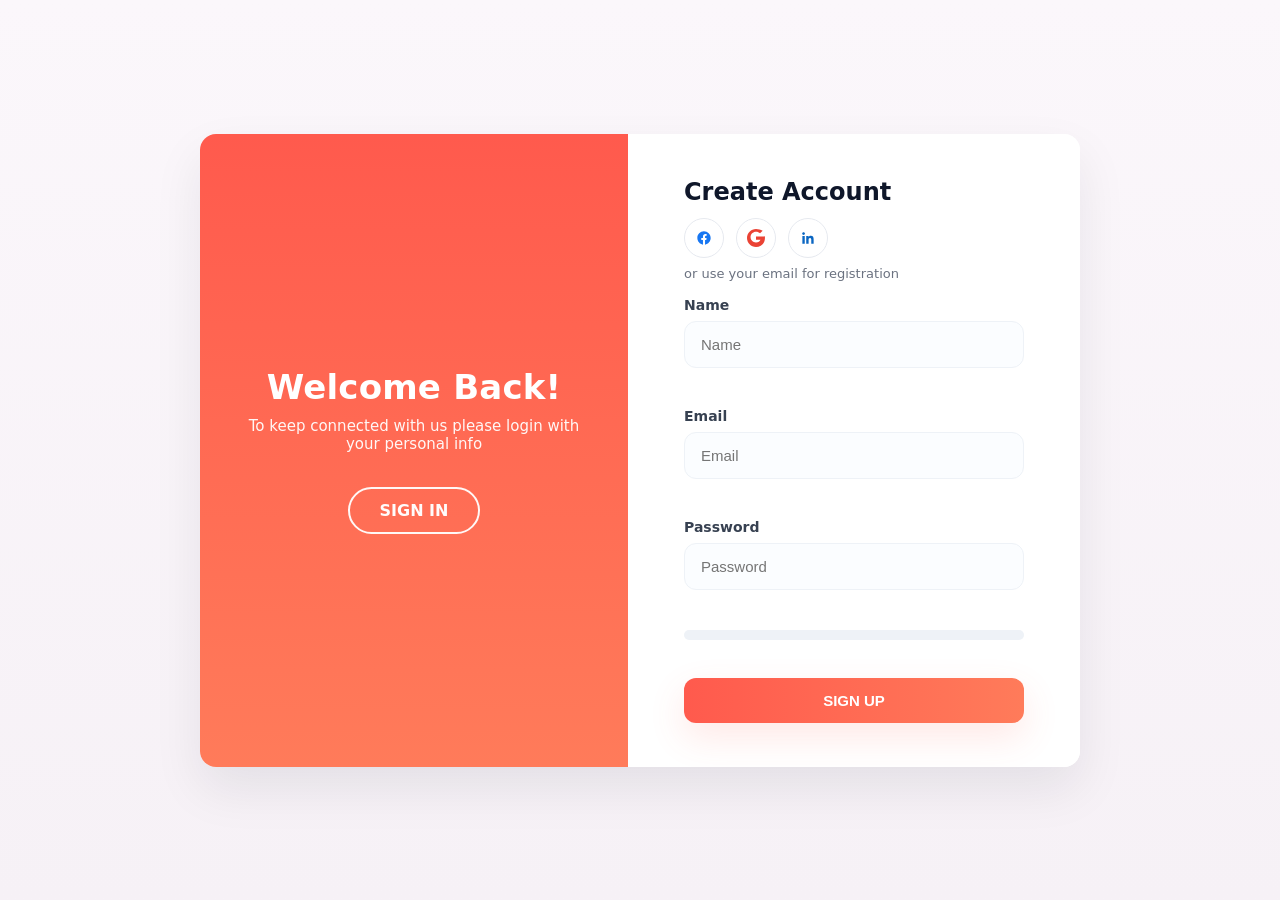
<file: public/index.html>
<!DOCTYPE html>
<html lang="en">
<head>
  <meta charset="utf-8" />
  <meta name="viewport" content="width=device-width,initial-scale=1" />
  <title>Welcome — Sign Up / Log In</title>
  <link href="styles/login.css" rel="stylesheet" />
</head>
<body>
  <div class="container">
    <div class="card-split">
      <div class="left-panel">
        <div class="left-inner">
          <h2>Welcome Back!</h2>
          <p class="left-sub">To keep connected with us please login with your personal info</p>

          <!-- SIGN IN should lead to the dedicated login page -->
          <a class="outline-btn" href="login.html">SIGN IN</a>
        </div>
      </div>

      <div class="right-panel">
        <div class="right-inner">
          <h1>Create Account</h1>
          <div class="social-row" aria-hidden="false">
            <button class="social" aria-label="Continue with Facebook">
              <!-- Facebook SVG -->
              <svg width="16" height="16" viewBox="0 0 24 24" fill="none" aria-hidden="true" xmlns="http://www.w3.org/2000/svg">
                <path d="M22 12.07C22 6.48 17.52 2 11.93 2C6.34 2 2 6.48 2 12.07C2 17.1 5.66 21.17 10.44 21.95V14.89H7.9V12.07H10.44V9.85C10.44 7.35 11.93 6.01 14.1 6.01C15.02 6.01 16 6.19 16 6.19V8.66H15C14.02 8.66 13.56 9.32 13.56 10.02V12.07H15.87L15.44 14.89H13.56V21.95C18.34 21.17 22 17.1 22 12.07Z" fill="#1877F2"/>
              </svg>
            </button>

            <button class="social" aria-label="Continue with Google">
              <!-- Google G SVG -->
              <svg width="18" height="18" viewBox="0 0 48 48" fill="none" aria-hidden="true" xmlns="http://www.w3.org/2000/svg">
                <path d="M44.5 20H24v8.5h11.9C34.7 32.1 30 36 24 36 15.8 36 9.5 29.7 9.5 21.5S15.8 7 24 7c4.3 0 8 1.6 10.9 4.2l6.8-6.8C36.4 1.9 30.6 0 24 0 10.7 0 0 10.7 0 24s10.7 24 24 24c13.2 0 23.9-9.6 23.9-24 0-1.6-.2-3.1-.4-4.5z" fill="#EA4335"/>
              </svg>
            </button>

            <button class="social" aria-label="Continue with LinkedIn">
              <!-- LinkedIn SVG -->
              <svg width="16" height="16" viewBox="0 0 24 24" fill="none" aria-hidden="true" xmlns="http://www.w3.org/2000/svg">
                <path d="M20.447 20.452h-3.554v-5.569c0-1.328-.025-3.036-1.849-3.036-1.852 0-2.135 1.446-2.135 2.941v5.664H9.356V9h3.414v1.561h.049c.477-.9 1.637-1.849 3.369-1.849 3.602 0 4.268 2.37 4.268 5.451v6.289zM5.337 7.433c-1.144 0-2.069-.927-2.069-2.07 0-1.143.925-2.07 2.069-2.07 1.143 0 2.07.927 2.07 2.07 0 1.143-.927 2.07-2.07 2.07zM7.119 20.452H3.552V9h3.567v11.452z" fill="#0A66C2"/>
              </svg>
            </button>
          </div>

          <p class="lead small">or use your email for registration</p>

          <form id="signupForm" novalidate>
            <div class="field">
              <label for="name">Name</label>
              <input id="name" class="input" type="text" placeholder="Name" />
              <small id="nameError"></small>
            </div>

            <div class="field">
              <label for="email">Email</label>
              <input id="email" class="input" type="email" placeholder="Email" />
              <small id="emailError"></small>
            </div>

            <div class="field password-box">
              <label for="password">Password</label>
              <input id="password" class="input" type="password" placeholder="Password" />
              <i id="togglePassword" class="ph ph-eye" aria-hidden="true"></i>
              <small id="passwordError"></small>
            </div>

            <div class="strength-meter">
              <div class="strength-bar"><span id="strengthBar"></span></div>
              <div class="strength-text" id="strengthText" aria-live="polite"></div>
            </div>

            <button class="primary" type="submit">SIGN UP</button>
          </form>
        </div>
      </div>
    </div>
  </div>

  <script src="scripts/signup.js"></script>
</body>
</html>
</file>
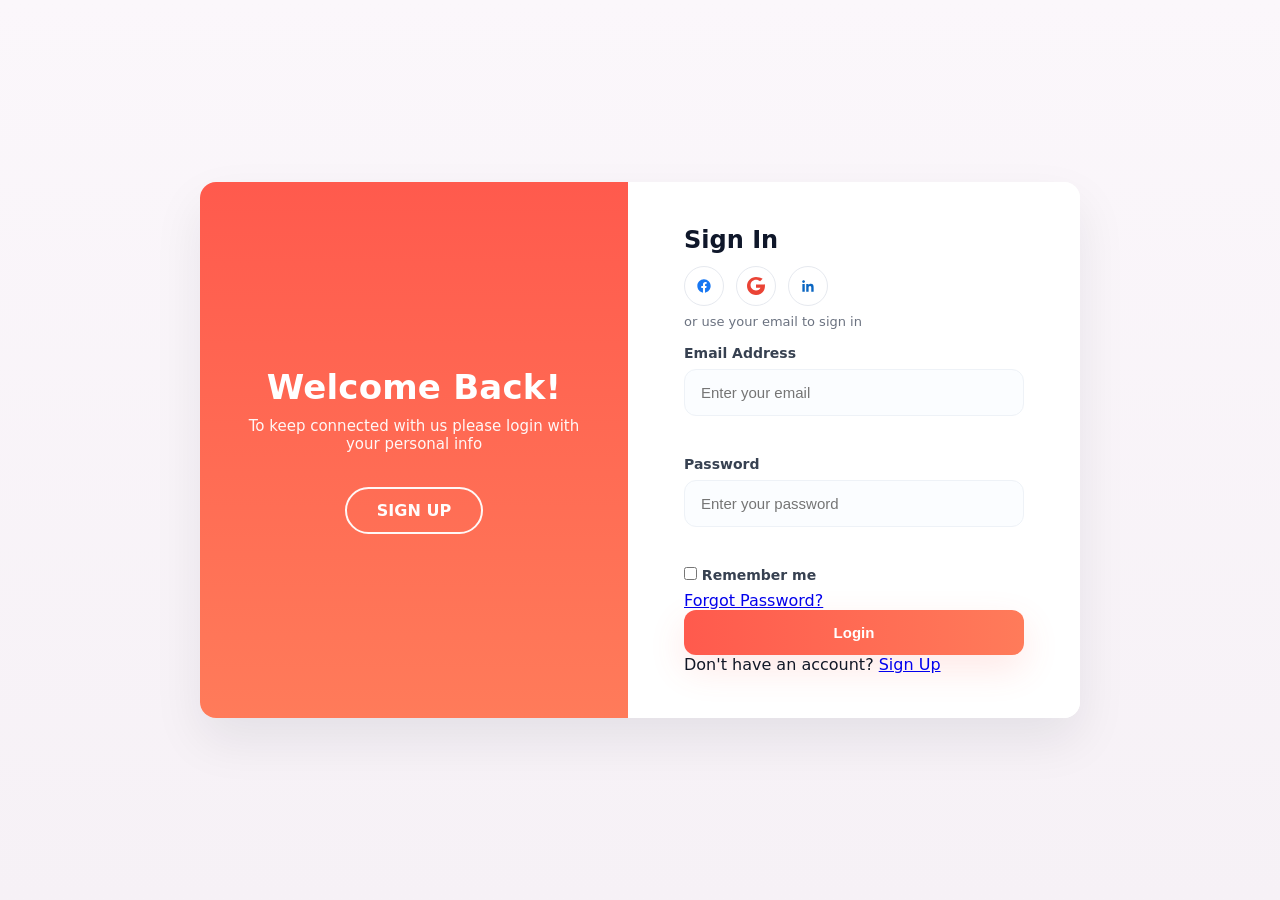
<file: public/login.html>
<!DOCTYPE html>
<html lang="en">
<head>
    <meta charset="UTF-8">
    <meta name="viewport" content="width=device-width, initial-scale=1.0">
    <title>Login</title>
    <link rel="stylesheet" href="styles/login.css">
</head>
<body>
  <div class="container">
    <div class="card-split">
      <div class="left-panel">
        <div class="left-inner">
          <h2>Welcome Back!</h2>
          <p class="left-sub">To keep connected with us please login with your personal info</p>
          <a class="outline-btn" href="signup.html">SIGN UP</a>
        </div>
      </div>

      <div class="right-panel">
        <div class="right-inner">
          <h1>Sign In</h1>

          <div class="social-row" aria-hidden="false">
            <button class="social" aria-label="Continue with Facebook">
              <svg width="16" height="16" viewBox="0 0 24 24" fill="none" aria-hidden="true" xmlns="http://www.w3.org/2000/svg">
                <path d="M22 12.07C22 6.48 17.52 2 11.93 2C6.34 2 2 6.48 2 12.07C2 17.1 5.66 21.17 10.44 21.95V14.89H7.9V12.07H10.44V9.85C10.44 7.35 11.93 6.01 14.1 6.01C15.02 6.01 16 6.19 16 6.19V8.66H15C14.02 8.66 13.56 9.32 13.56 10.02V12.07H15.87L15.44 14.89H13.56V21.95C18.34 21.17 22 17.1 22 12.07Z" fill="#1877F2"/>
              </svg>
            </button>

            <button class="social" aria-label="Continue with Google">
              <svg width="18" height="18" viewBox="0 0 48 48" fill="none" aria-hidden="true" xmlns="http://www.w3.org/2000/svg">
                <path d="M44.5 20H24v8.5h11.9C34.7 32.1 30 36 24 36 15.8 36 9.5 29.7 9.5 21.5S15.8 7 24 7c4.3 0 8 1.6 10.9 4.2l6.8-6.8C36.4 1.9 30.6 0 24 0 10.7 0 0 10.7 0 24s10.7 24 24 24c13.2 0 23.9-9.6 23.9-24 0-1.6-.2-3.1-.4-4.5z" fill="#EA4335"/>
              </svg>
            </button>

            <button class="social" aria-label="Continue with LinkedIn">
              <svg width="16" height="16" viewBox="0 0 24 24" fill="none" aria-hidden="true" xmlns="http://www.w3.org/2000/svg">
                <path d="M20.447 20.452h-3.554v-5.569c0-1.328-.025-3.036-1.849-3.036-1.852 0-2.135 1.446-2.135 2.941v5.664H9.356V9h3.414v1.561h.049c.477-.9 1.637-1.849 3.369-1.849 3.602 0 4.268 2.37 4.268 5.451v6.289zM5.337 7.433c-1.144 0-2.069-.927-2.069-2.07 0-1.143.925-2.07 2.069-2.07 1.143 0 2.07.927 2.07 2.07 0 1.143-.927 2.07-2.07 2.07zM7.119 20.452H3.552V9h3.567v11.452z" fill="#0A66C2"/>
              </svg>
            </button>
          </div>

          <p class="lead small">or use your email to sign in</p>

          <form id="loginForm" novalidate>
            <div class="field">
              <label for="email">Email Address</label>
              <input type="email" id="email" class="input" placeholder="Enter your email">
              <small id="emailError"></small>
            </div>

            <div class="field password-box">
              <label for="password">Password</label>
              <input type="password" id="password" class="input" placeholder="Enter your password">
              <i class="ph ph-eye" id="togglePassword" aria-hidden="true"></i>
              <small id="passwordError"></small>
            </div>

            <div class="options">
              <label><input type="checkbox"> Remember me</label>
              <a href="forgot-password.html">Forgot Password?</a>
            </div>

            <button class="primary" type="submit">Login</button>

            <p class="signup">Don't have an account? <a href="signup.html">Sign Up</a></p>
          </form>
        </div>
      </div>
    </div>
  </div>

  <script src="scripts/login.js"></script>
</body>
</html>
</file>
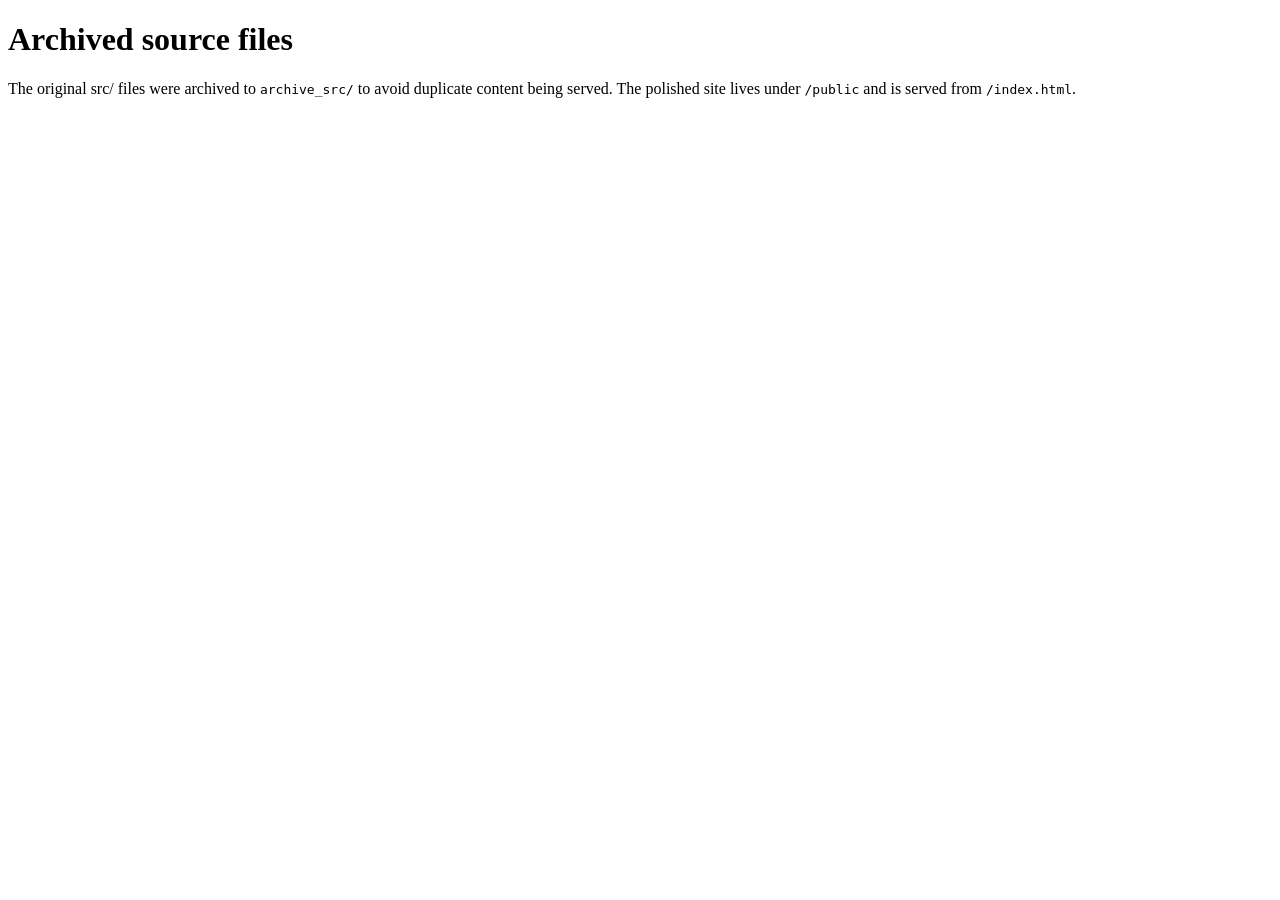
<file: src/README.html>
<!DOCTYPE html>
<html lang="en">
<head>
  <meta charset="UTF-8">
  <meta name="viewport" content="width=device-width, initial-scale=1.0">
  <title>Archived: src files</title>
</head>
<body>
  <h1>Archived source files</h1>
  <p>The original src/ files were archived to <code>archive_src/</code> to avoid duplicate content being served. The polished site lives under <code>/public</code> and is served from <code>/index.html</code>.</p>
</body>
</html>
</file>
<file: public/styles/login.css>
*{
    margin: 0;
    padding: 0;
    box-sizing: border-box;
}
:root{
  --bg:#f6f1f6;
  --card:#ffffff;
  --accent:#ff5a4d; /* warm orange-red accent */
  --accent-2:#ff7b5a;
  --muted:#6b7280;
  --error:#ef4444;
  --success:#10b981;
  --shadow: 0 22px 50px rgba(16,24,40,0.08);
  --radius:16px;
}
body{
  font-family: "Poppins", system-ui, -apple-system, "Segoe UI", Roboto, "Helvetica Neue", Arial;
  background: linear-gradient(180deg,#fbf7fb 0%, var(--bg) 100%);
  min-height:100vh;
  display:flex;
  align-items:center;
  justify-content:center;
  padding:48px 24px;
  color:#111827;
}
.container{
  width:100%;
  max-width:980px;
  display:flex;
  gap:32px;
  align-items:center;
  justify-content:center;
}

/* Split card */
.card-split{
  display:flex;
  width:880px;
  border-radius:var(--radius);
  overflow:hidden;
  box-shadow:var(--shadow);
  background:var(--card);
}
.left-panel{
  flex:1;
  background:linear-gradient(180deg,var(--accent), var(--accent-2));
  color:#fff;
  padding:56px 44px;
  display:flex;
  align-items:center;
  justify-content:center;
}
.left-inner{ text-align:center; max-width:340px; }
.left-inner h2{ font-size:34px; margin-bottom:10px; font-weight:800; letter-spacing:0.2px }
.left-sub{ color:rgba(255,255,255,0.95); margin-bottom:34px; font-size:15px }
.outline-btn{
  display:inline-block;
  padding:12px 30px;
  border-radius:26px;
  border:2px solid rgba(255,255,255,0.95);
  color:rgba(255,255,255,0.98);
  text-decoration:none;
  font-weight:800;
}

.right-panel{ flex:1; padding:44px 56px; background:var(--card); }
.right-inner{ max-width:380px; margin:0 auto; }
.right-inner h1{ font-size:24px; margin-bottom:6px; font-weight:800; color:#0f172a; }
.social-row{ display:flex; gap:12px; margin:12px 0 8px; }
.social{ width:40px; height:40px; border-radius:999px; border:1px solid #e6e9ef; background:#fff; display:inline-flex; align-items:center; justify-content:center; cursor:pointer }
.social svg{ display:block; }
.lead.small{ color:var(--muted); font-size:13px; margin-bottom:16px; }

/* Form controls */
label{display:block;font-weight:700;color:#374151;margin-bottom:8px;font-size:14px}
.input, input[type="text"], input[type="email"], input[type="password"]{
  width:100%;
  padding:14px 16px;
  border-radius:12px;
  border:1px solid #eef2f7;
  background:#fbfdff;
  font-size:15px;
  color:#0f172a;
  outline:none;
  transition:box-shadow .18s, border-color .18s, transform .12s;
}
.input:focus, input:focus{ border-color:var(--accent); box-shadow:0 8px 24px rgba(255,90,77,0.08); transform:translateY(-1px); }
.field { margin-bottom:14px; position:relative; }
.password-box .ph{ position:absolute; right:12px; top:50%; transform:translateY(-50%); font-size:18px; color:#7c8794; cursor:pointer; }
small{ display:block; color:var(--error); font-size:12px; min-height:18px; margin-top:8px; }

/* Button */
button.primary{ width:100%; padding:14px; border-radius:12px; border:none; background:linear-gradient(90deg,var(--accent),var(--accent-2)); color:#fff; font-weight:800; font-size:15px; cursor:pointer; box-shadow:0 14px 36px rgba(255,90,77,0.14); transition:transform .12s, box-shadow .12s; }
button.primary:hover{ transform:translateY(-2px); box-shadow:0 24px 52px rgba(255,90,77,0.18); }

/* Strength meter styles */
.strength-meter{ margin-top:8px; margin-bottom:12px; }
.strength-bar{ width:100%; height:10px; background:#eef2f7; border-radius:8px; overflow:hidden; }
.strength-bar > span{ display:block; height:100%; width:0%; border-radius:8px; transition:width .25s ease, background .25s ease; background:linear-gradient(90deg,#ef4444,#f97316); }
.strength-text{ margin-top:8px; font-size:13px; color:#475569; min-height:18px; }
.strength-0 span{ width:6%; background:linear-gradient(90deg,#ef4444,#fb923c) }
.strength-1 span{ width:30%; background:linear-gradient(90deg,#fb923c,#f97316) }
.strength-2 span{ width:55%; background:linear-gradient(90deg,#f59e0b,#10b981) }
.strength-3 span{ width:85%; background:linear-gradient(90deg,#10b981,#06b6d4) }
.strength-4 span{ width:100%; background:linear-gradient(90deg,#06b6d4,#06b6d4) }

/* Login card fallback */
.card-login{ width:100%; display:flex; justify-content:center; }
.card{ background:var(--card); padding:34px; border-radius:14px; box-shadow:var(--shadow); width:420px; }

/* Responsive */
@media (max-width:920px){
  .container{ padding:12px; }
  .card-split{ flex-direction:column; width:100%; }
  .left-panel, .right-panel{ padding:28px; }
}
</file>
